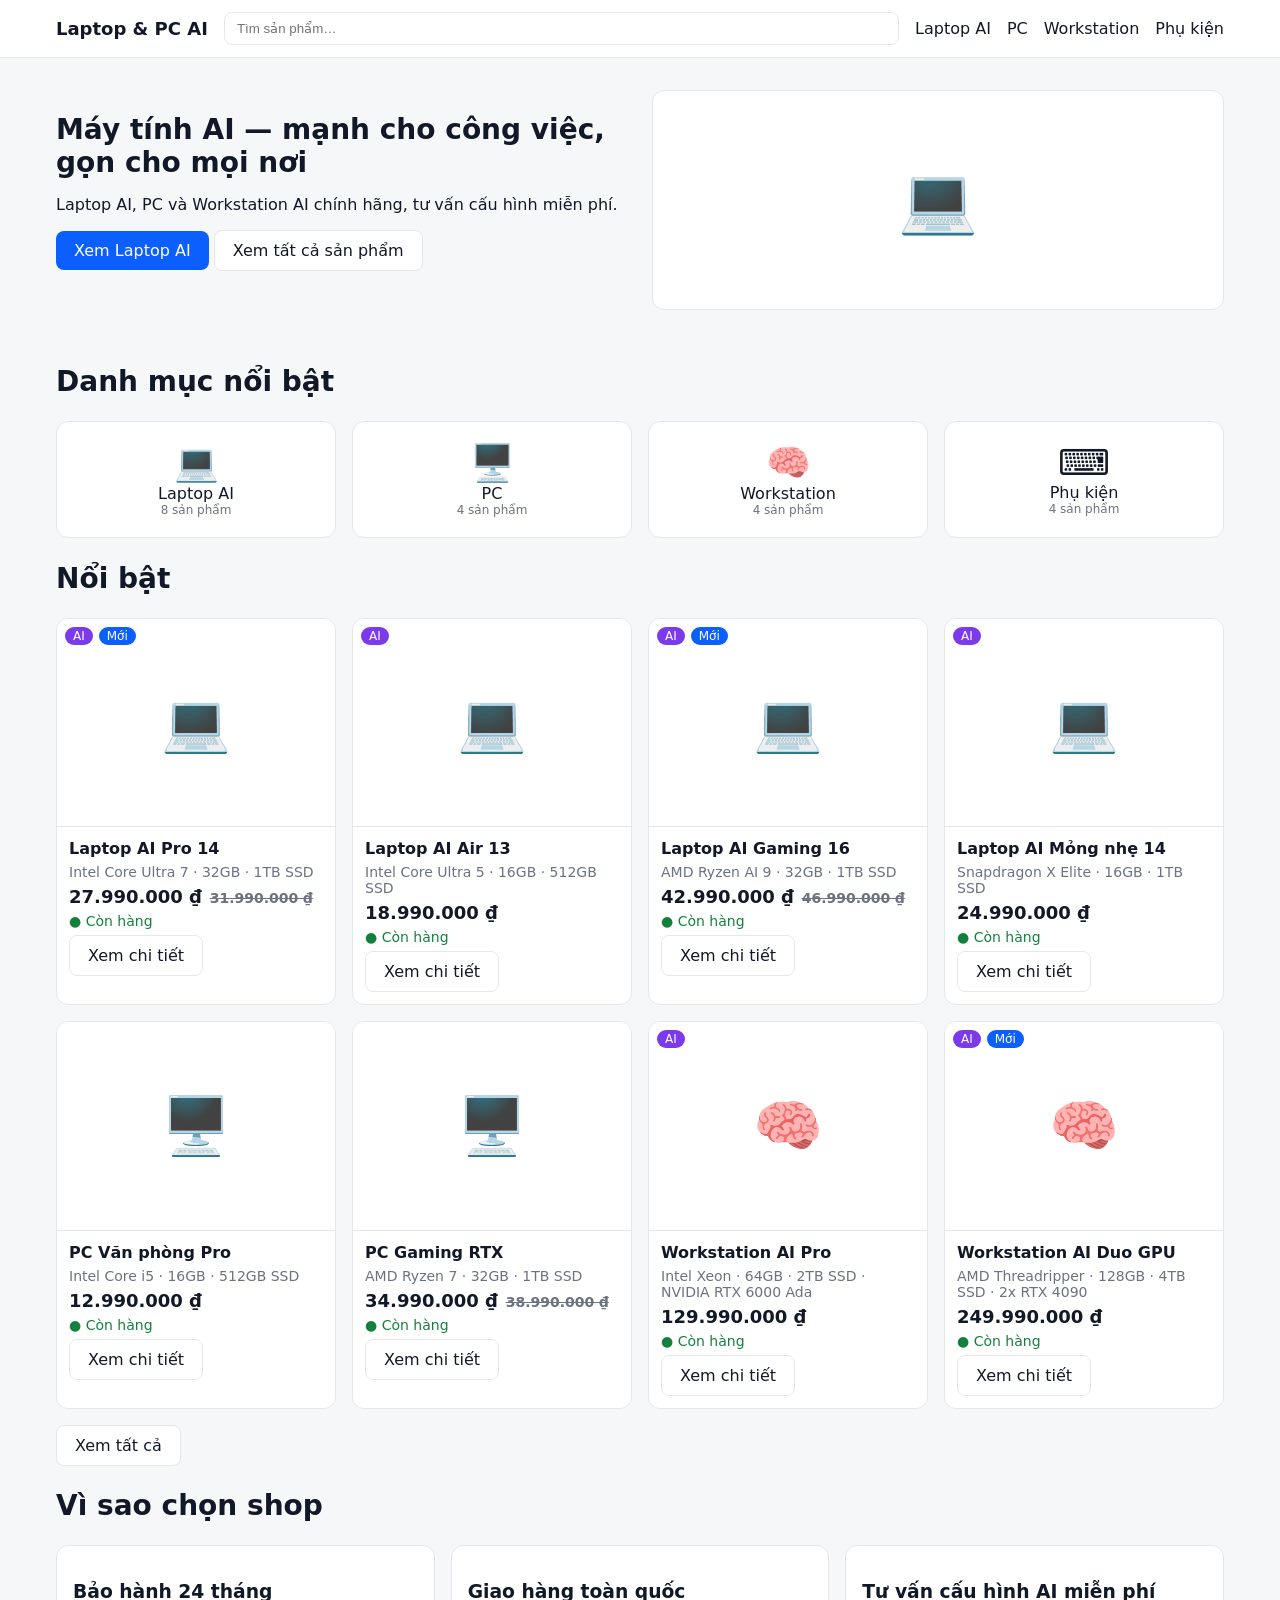
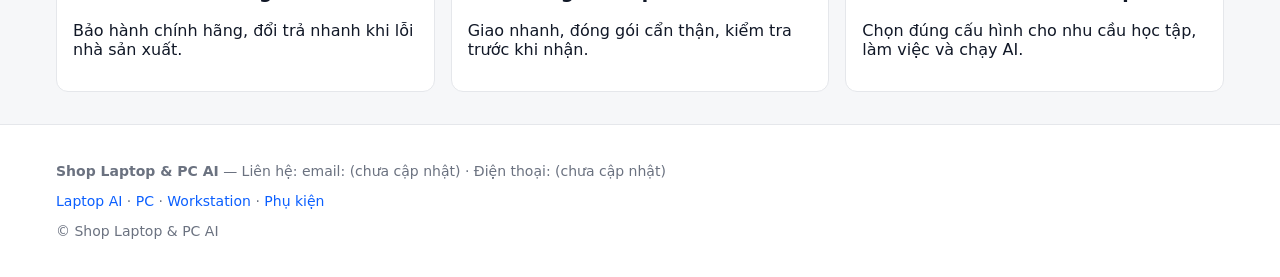
<file: index.html>
<!DOCTYPE html>
<html lang="vi"><head><meta charset="utf-8"><meta name="viewport" content="width=device-width, initial-scale=1">
<title>Shop Laptop &amp; PC AI — Trang chủ</title><link rel="stylesheet" href="assets/styles.css"></head>
<body>
<header class="site"><div class="container"><div class="header-row">
<a class="logo" href="index.html">Laptop &amp; PC AI</a>
<div class="search"><input id="search-input" type="search" placeholder="Tìm sản phẩm…"></div>
<button id="menu-btn" type="button">☰ Menu</button>
<nav class="main"><a href="danh-muc/laptop-ai.html">Laptop AI</a><a href="danh-muc/pc.html">PC</a><a href="danh-muc/workstation.html">Workstation</a><a href="danh-muc/phu-kien.html">Phụ kiện</a></nav>
</div></div></header>
<main class="container">
<section class="hero"><div><h1>Máy tính AI — mạnh cho công việc, gọn cho mọi nơi</h1>
<p>Laptop AI, PC và Workstation AI chính hãng, tư vấn cấu hình miễn phí.</p>
<p><a class="btn" href="danh-muc/laptop-ai.html">Xem Laptop AI</a> <a class="btn secondary" href="danh-muc/laptop-ai.html">Xem tất cả sản phẩm</a></p></div>
<div class="hero-img" aria-label="Ảnh minh họa: laptop mở trên bàn làm việc">💻</div></section>
<section><h2>Danh mục nổi bật</h2><div class="cat-grid">
<a class="cat-tile" href="danh-muc/laptop-ai.html"><div class="icon">💻</div><div>Laptop AI</div><div class="count"></div></a>
<a class="cat-tile" href="danh-muc/pc.html"><div class="icon">🖥️</div><div>PC</div><div class="count"></div></a>
<a class="cat-tile" href="danh-muc/workstation.html"><div class="icon">🧠</div><div>Workstation</div><div class="count"></div></a>
<a class="cat-tile" href="danh-muc/phu-kien.html"><div class="icon">⌨️</div><div>Phụ kiện</div><div class="count"></div></a>
</div></section>
<section><h2>Nổi bật</h2><div id="featured-grid" class="grid home"><div class="skeleton"></div></div>
<p><a class="btn secondary" href="danh-muc/laptop-ai.html">Xem tất cả</a></p></section>
<section><h2>Vì sao chọn shop</h2><div class="why">
<div><h3>Bảo hành 24 tháng</h3><p>Bảo hành chính hãng, đổi trả nhanh khi lỗi nhà sản xuất.</p></div>
<div><h3>Giao hàng toàn quốc</h3><p>Giao nhanh, đóng gói cẩn thận, kiểm tra trước khi nhận.</p></div>
<div><h3>Tư vấn cấu hình AI miễn phí</h3><p>Chọn đúng cấu hình cho nhu cầu học tập, làm việc và chạy AI.</p></div>
</div></section>
</main>
<footer><div class="container"><p><strong>Shop Laptop &amp; PC AI</strong> — Liên hệ: email: (chưa cập nhật) · Điện thoại: (chưa cập nhật)</p>
<p><a href="danh-muc/laptop-ai.html">Laptop AI</a> · <a href="danh-muc/pc.html">PC</a> · <a href="danh-muc/workstation.html">Workstation</a> · <a href="danh-muc/phu-kien.html">Phụ kiện</a></p>
<p>© Shop Laptop &amp; PC AI</p></div></footer>
<script src="assets/data.js"></script><script src="assets/app.js"></script>
</body></html>
</file>
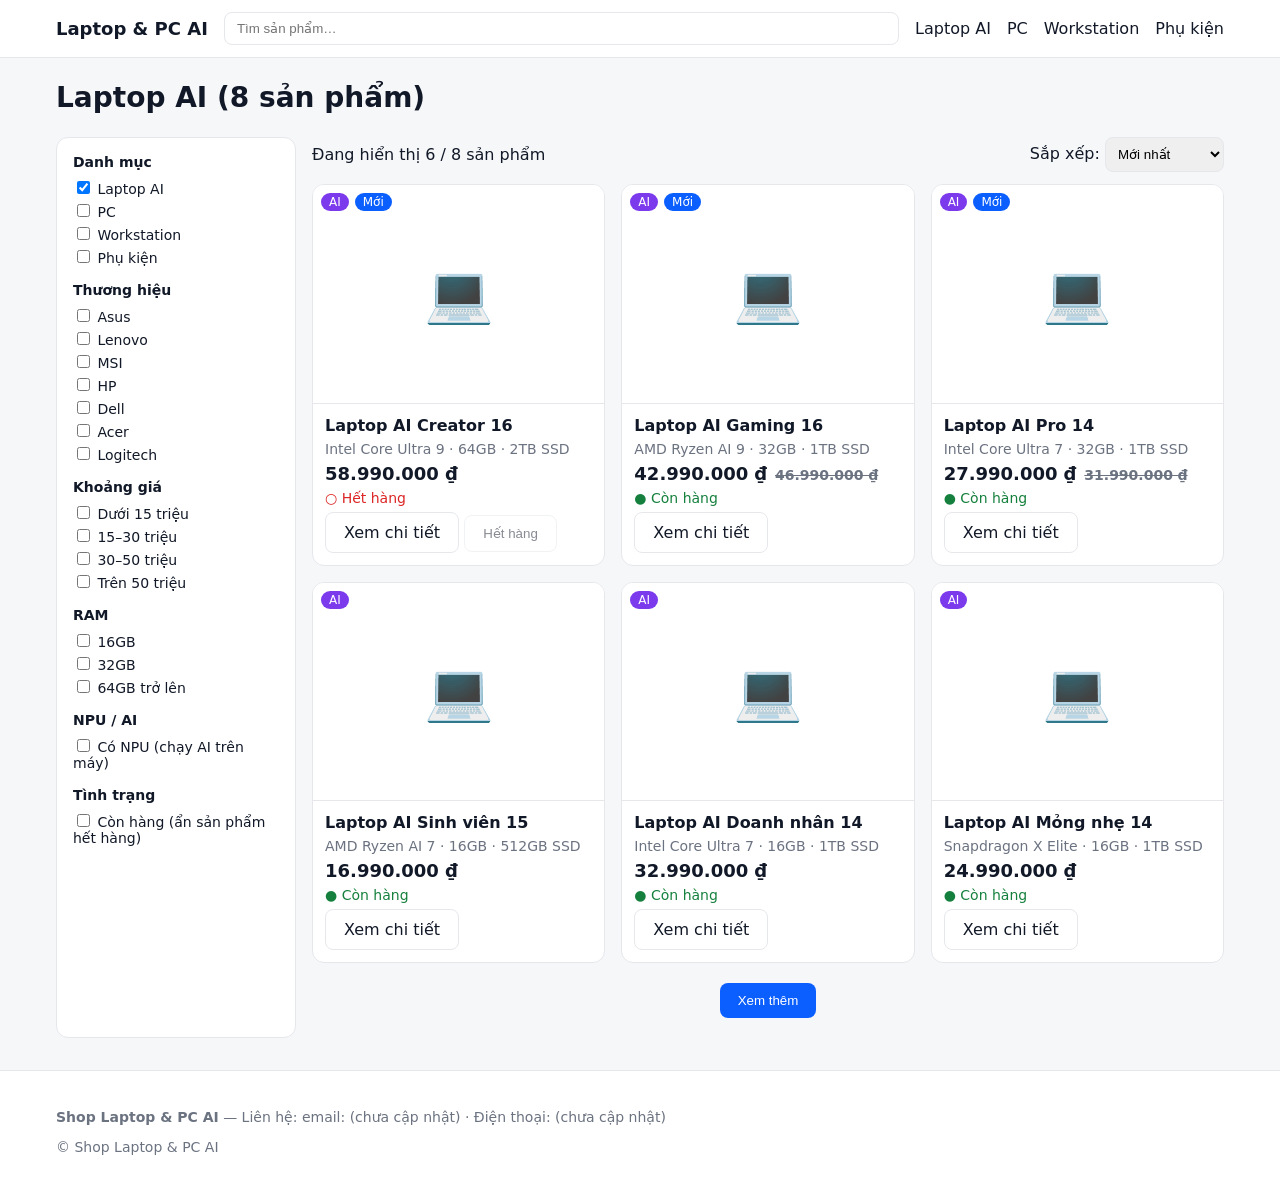
<file: danh-muc/laptop-ai.html>
<!DOCTYPE html>
<html lang="vi"><head><meta charset="utf-8"><meta name="viewport" content="width=device-width, initial-scale=1">
<title>Laptop AI — Shop Laptop &amp; PC AI</title><link rel="stylesheet" href="../assets/styles.css"></head>
<body>
<header class="site"><div class="container"><div class="header-row">
<a class="logo" href="../index.html">Laptop &amp; PC AI</a>
<div class="search"><input id="search-input" type="search" placeholder="Tìm sản phẩm…"></div>
<button id="menu-btn" type="button">☰ Menu</button>
<nav class="main"><a href="laptop-ai.html">Laptop AI</a><a href="pc.html">PC</a><a href="workstation.html">Workstation</a><a href="phu-kien.html">Phụ kiện</a></nav>
</div></div></header>
<main class="container">
<h2>Laptop AI (8 sản phẩm)</h2>
<button id="filter-btn" class="btn" type="button">Lọc</button>
<div class="catalog-layout">
<aside class="filters">
<h3>Danh mục</h3>
<label><input type="checkbox" class="f-cat" value="laptop-ai" checked> Laptop AI</label>
<label><input type="checkbox" class="f-cat" value="pc" > PC</label>
<label><input type="checkbox" class="f-cat" value="workstation" > Workstation</label>
<label><input type="checkbox" class="f-cat" value="phu-kien" > Phụ kiện</label>
<h3>Thương hiệu</h3><div id="brand-filters"></div>
<h3>Khoảng giá</h3>
<label><input type="checkbox" class="f-price" value="lt15"> Dưới 15 triệu</label>
<label><input type="checkbox" class="f-price" value="15-30"> 15–30 triệu</label>
<label><input type="checkbox" class="f-price" value="30-50"> 30–50 triệu</label>
<label><input type="checkbox" class="f-price" value="gt50"> Trên 50 triệu</label>
<h3>RAM</h3>
<label><input type="checkbox" class="f-ram" value="16"> 16GB</label>
<label><input type="checkbox" class="f-ram" value="32"> 32GB</label>
<label><input type="checkbox" class="f-ram" value="64"> 64GB trở lên</label>
<h3>NPU / AI</h3><label><input type="checkbox" id="f-npu"> Có NPU (chạy AI trên máy)</label>
<h3>Tình trạng</h3><label><input type="checkbox" id="f-instock"> Còn hàng (ẩn sản phẩm hết hàng)</label>
<p><button id="clear-filters" class="btn secondary" type="button">Xóa tất cả lọc</button></p>
</aside>
<section>
<div class="toolbar"><span id="shown-count"></span>
<label>Sắp xếp: <select id="sort"><option value="newest">Mới nhất</option><option value="price-asc">Giá tăng dần</option><option value="price-desc">Giá giảm dần</option><option value="name">Tên A–Z</option></select></label></div>
<div id="catalog-grid" class="grid catalog" data-category="laptop-ai"><div class="skeleton"></div></div>
<div id="empty-state" class="empty" style="display:none"><p>Không có sản phẩm phù hợp — thử bỏ bớt bộ lọc</p><button id="empty-clear" class="btn" type="button">Xóa tất cả lọc</button></div>
<div class="loadmore"><button id="load-more" class="btn" type="button">Xem thêm</button></div>
<div id="all-done" class="all-done" style="display:none">Đã hiển thị tất cả sản phẩm</div>
</section>
</div>
</main>
<footer><div class="container"><p><strong>Shop Laptop &amp; PC AI</strong> — Liên hệ: email: (chưa cập nhật) · Điện thoại: (chưa cập nhật)</p>
<p>© Shop Laptop &amp; PC AI</p></div></footer>
<script src="../assets/data.js"></script><script src="../assets/app.js"></script>
</body></html>
</file>
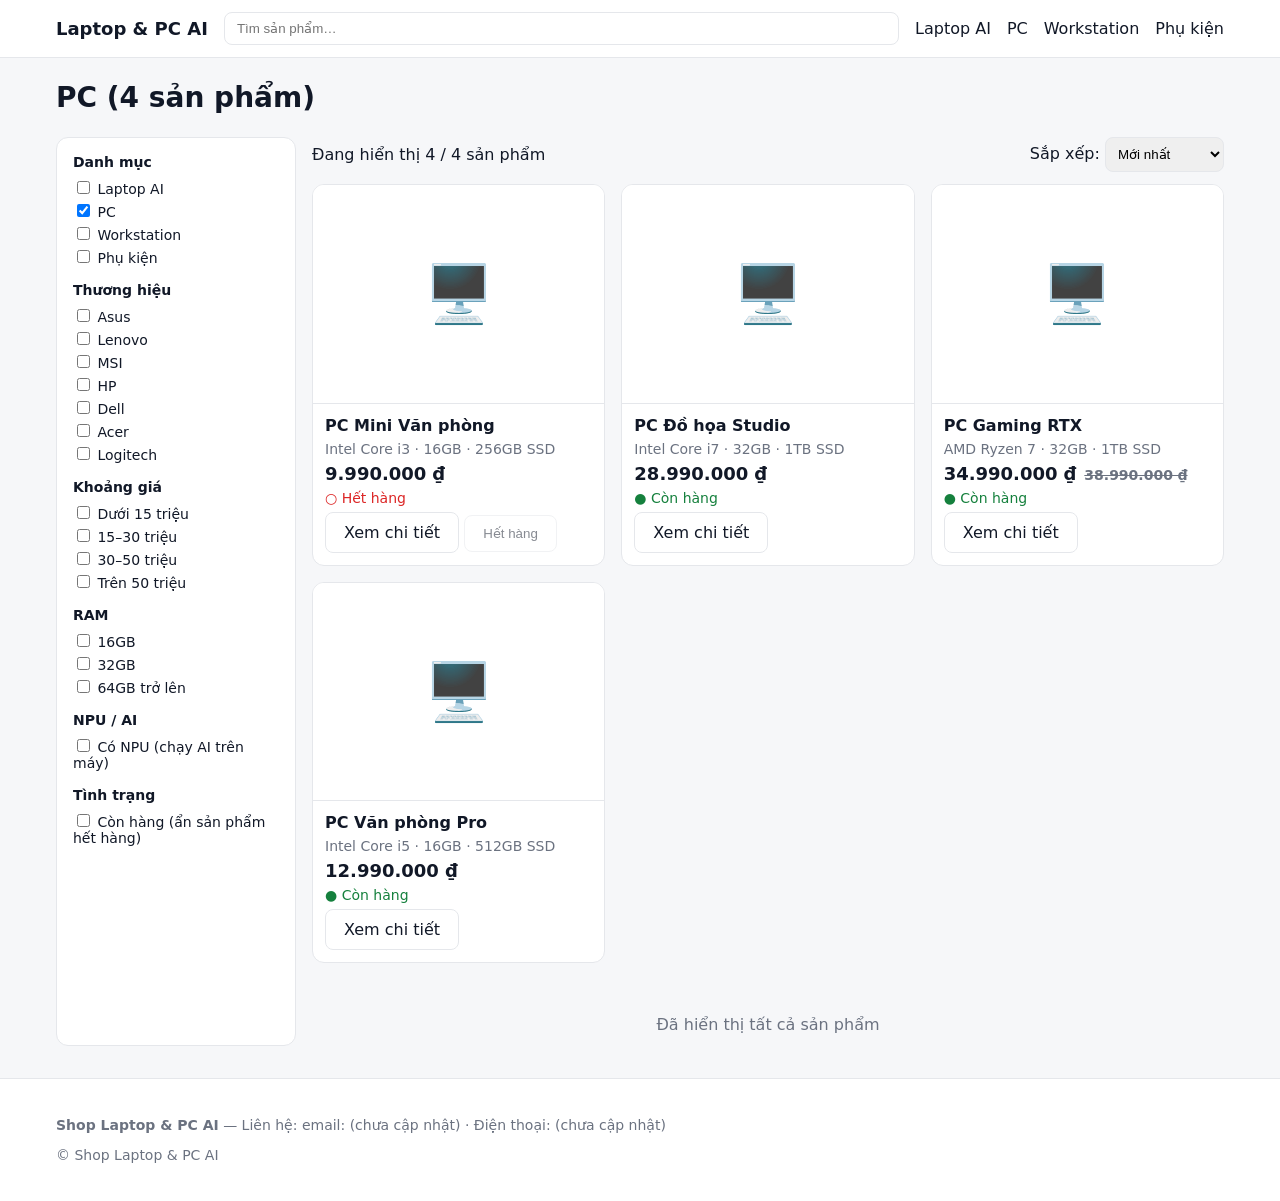
<file: danh-muc/pc.html>
<!DOCTYPE html>
<html lang="vi"><head><meta charset="utf-8"><meta name="viewport" content="width=device-width, initial-scale=1">
<title>PC — Shop Laptop &amp; PC AI</title><link rel="stylesheet" href="../assets/styles.css"></head>
<body>
<header class="site"><div class="container"><div class="header-row">
<a class="logo" href="../index.html">Laptop &amp; PC AI</a>
<div class="search"><input id="search-input" type="search" placeholder="Tìm sản phẩm…"></div>
<button id="menu-btn" type="button">☰ Menu</button>
<nav class="main"><a href="laptop-ai.html">Laptop AI</a><a href="pc.html">PC</a><a href="workstation.html">Workstation</a><a href="phu-kien.html">Phụ kiện</a></nav>
</div></div></header>
<main class="container">
<h2>PC (4 sản phẩm)</h2>
<button id="filter-btn" class="btn" type="button">Lọc</button>
<div class="catalog-layout">
<aside class="filters">
<h3>Danh mục</h3>
<label><input type="checkbox" class="f-cat" value="laptop-ai" > Laptop AI</label>
<label><input type="checkbox" class="f-cat" value="pc" checked> PC</label>
<label><input type="checkbox" class="f-cat" value="workstation" > Workstation</label>
<label><input type="checkbox" class="f-cat" value="phu-kien" > Phụ kiện</label>
<h3>Thương hiệu</h3><div id="brand-filters"></div>
<h3>Khoảng giá</h3>
<label><input type="checkbox" class="f-price" value="lt15"> Dưới 15 triệu</label>
<label><input type="checkbox" class="f-price" value="15-30"> 15–30 triệu</label>
<label><input type="checkbox" class="f-price" value="30-50"> 30–50 triệu</label>
<label><input type="checkbox" class="f-price" value="gt50"> Trên 50 triệu</label>
<h3>RAM</h3>
<label><input type="checkbox" class="f-ram" value="16"> 16GB</label>
<label><input type="checkbox" class="f-ram" value="32"> 32GB</label>
<label><input type="checkbox" class="f-ram" value="64"> 64GB trở lên</label>
<h3>NPU / AI</h3><label><input type="checkbox" id="f-npu"> Có NPU (chạy AI trên máy)</label>
<h3>Tình trạng</h3><label><input type="checkbox" id="f-instock"> Còn hàng (ẩn sản phẩm hết hàng)</label>
<p><button id="clear-filters" class="btn secondary" type="button">Xóa tất cả lọc</button></p>
</aside>
<section>
<div class="toolbar"><span id="shown-count"></span>
<label>Sắp xếp: <select id="sort"><option value="newest">Mới nhất</option><option value="price-asc">Giá tăng dần</option><option value="price-desc">Giá giảm dần</option><option value="name">Tên A–Z</option></select></label></div>
<div id="catalog-grid" class="grid catalog" data-category="pc"><div class="skeleton"></div></div>
<div id="empty-state" class="empty" style="display:none"><p>Không có sản phẩm phù hợp — thử bỏ bớt bộ lọc</p><button id="empty-clear" class="btn" type="button">Xóa tất cả lọc</button></div>
<div class="loadmore"><button id="load-more" class="btn" type="button">Xem thêm</button></div>
<div id="all-done" class="all-done" style="display:none">Đã hiển thị tất cả sản phẩm</div>
</section>
</div>
</main>
<footer><div class="container"><p><strong>Shop Laptop &amp; PC AI</strong> — Liên hệ: email: (chưa cập nhật) · Điện thoại: (chưa cập nhật)</p>
<p>© Shop Laptop &amp; PC AI</p></div></footer>
<script src="../assets/data.js"></script><script src="../assets/app.js"></script>
</body></html>
</file>
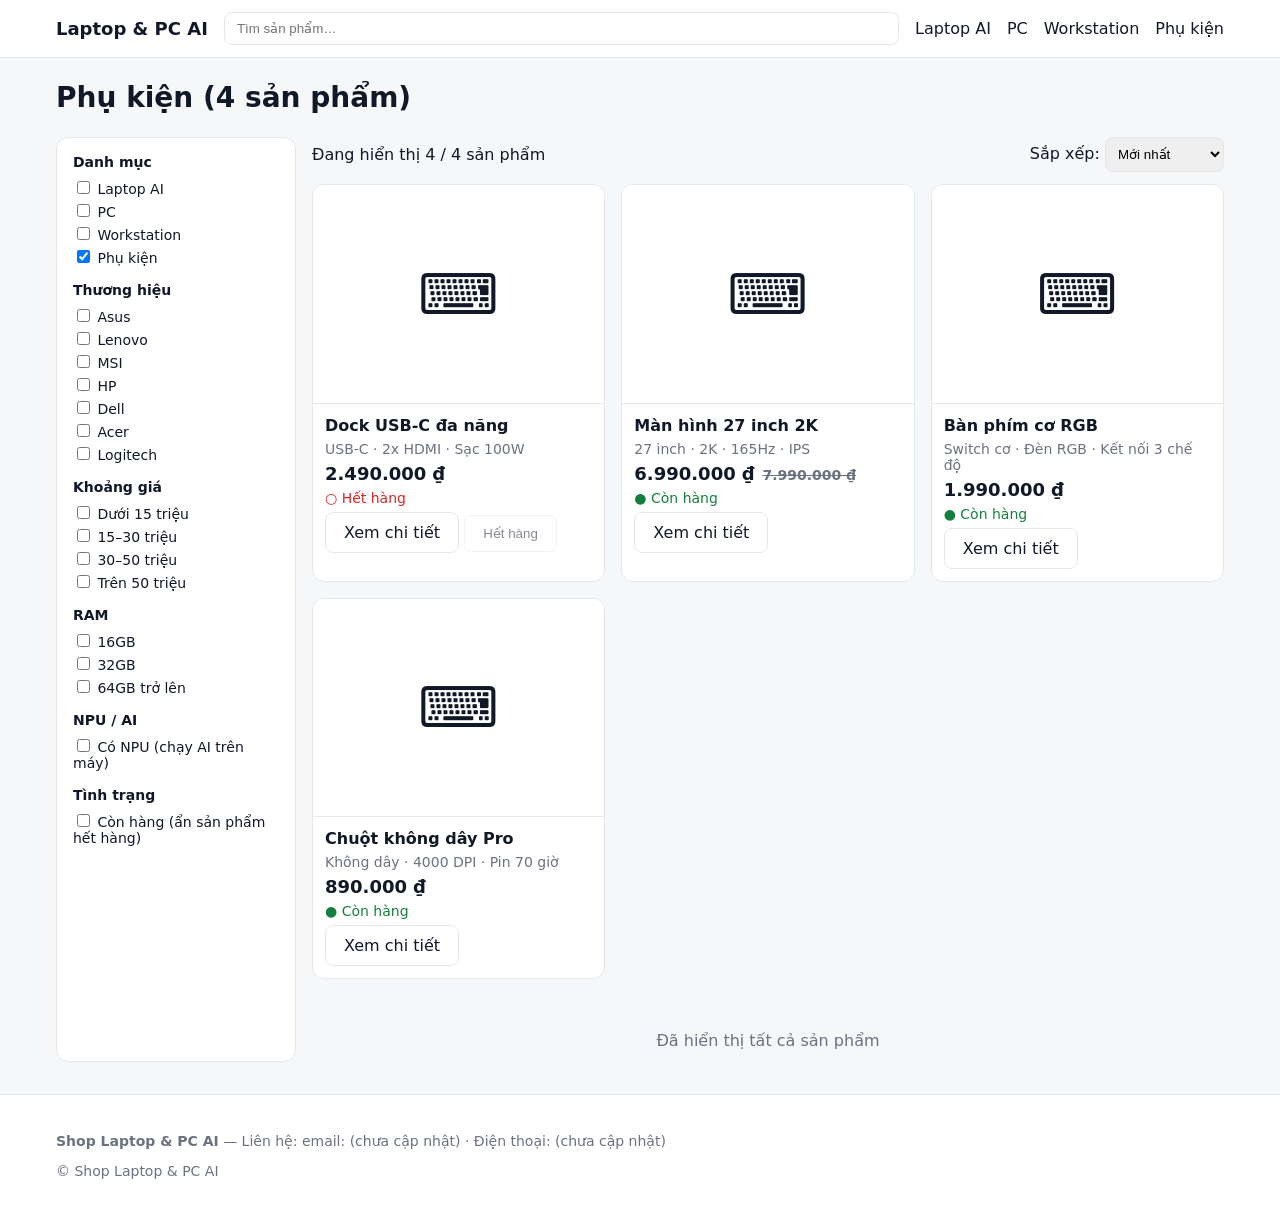
<file: danh-muc/phu-kien.html>
<!DOCTYPE html>
<html lang="vi"><head><meta charset="utf-8"><meta name="viewport" content="width=device-width, initial-scale=1">
<title>Phụ kiện — Shop Laptop &amp; PC AI</title><link rel="stylesheet" href="../assets/styles.css"></head>
<body>
<header class="site"><div class="container"><div class="header-row">
<a class="logo" href="../index.html">Laptop &amp; PC AI</a>
<div class="search"><input id="search-input" type="search" placeholder="Tìm sản phẩm…"></div>
<button id="menu-btn" type="button">☰ Menu</button>
<nav class="main"><a href="laptop-ai.html">Laptop AI</a><a href="pc.html">PC</a><a href="workstation.html">Workstation</a><a href="phu-kien.html">Phụ kiện</a></nav>
</div></div></header>
<main class="container">
<h2>Phụ kiện (4 sản phẩm)</h2>
<button id="filter-btn" class="btn" type="button">Lọc</button>
<div class="catalog-layout">
<aside class="filters">
<h3>Danh mục</h3>
<label><input type="checkbox" class="f-cat" value="laptop-ai" > Laptop AI</label>
<label><input type="checkbox" class="f-cat" value="pc" > PC</label>
<label><input type="checkbox" class="f-cat" value="workstation" > Workstation</label>
<label><input type="checkbox" class="f-cat" value="phu-kien" checked> Phụ kiện</label>
<h3>Thương hiệu</h3><div id="brand-filters"></div>
<h3>Khoảng giá</h3>
<label><input type="checkbox" class="f-price" value="lt15"> Dưới 15 triệu</label>
<label><input type="checkbox" class="f-price" value="15-30"> 15–30 triệu</label>
<label><input type="checkbox" class="f-price" value="30-50"> 30–50 triệu</label>
<label><input type="checkbox" class="f-price" value="gt50"> Trên 50 triệu</label>
<h3>RAM</h3>
<label><input type="checkbox" class="f-ram" value="16"> 16GB</label>
<label><input type="checkbox" class="f-ram" value="32"> 32GB</label>
<label><input type="checkbox" class="f-ram" value="64"> 64GB trở lên</label>
<h3>NPU / AI</h3><label><input type="checkbox" id="f-npu"> Có NPU (chạy AI trên máy)</label>
<h3>Tình trạng</h3><label><input type="checkbox" id="f-instock"> Còn hàng (ẩn sản phẩm hết hàng)</label>
<p><button id="clear-filters" class="btn secondary" type="button">Xóa tất cả lọc</button></p>
</aside>
<section>
<div class="toolbar"><span id="shown-count"></span>
<label>Sắp xếp: <select id="sort"><option value="newest">Mới nhất</option><option value="price-asc">Giá tăng dần</option><option value="price-desc">Giá giảm dần</option><option value="name">Tên A–Z</option></select></label></div>
<div id="catalog-grid" class="grid catalog" data-category="phu-kien"><div class="skeleton"></div></div>
<div id="empty-state" class="empty" style="display:none"><p>Không có sản phẩm phù hợp — thử bỏ bớt bộ lọc</p><button id="empty-clear" class="btn" type="button">Xóa tất cả lọc</button></div>
<div class="loadmore"><button id="load-more" class="btn" type="button">Xem thêm</button></div>
<div id="all-done" class="all-done" style="display:none">Đã hiển thị tất cả sản phẩm</div>
</section>
</div>
</main>
<footer><div class="container"><p><strong>Shop Laptop &amp; PC AI</strong> — Liên hệ: email: (chưa cập nhật) · Điện thoại: (chưa cập nhật)</p>
<p>© Shop Laptop &amp; PC AI</p></div></footer>
<script src="../assets/data.js"></script><script src="../assets/app.js"></script>
</body></html>
</file>
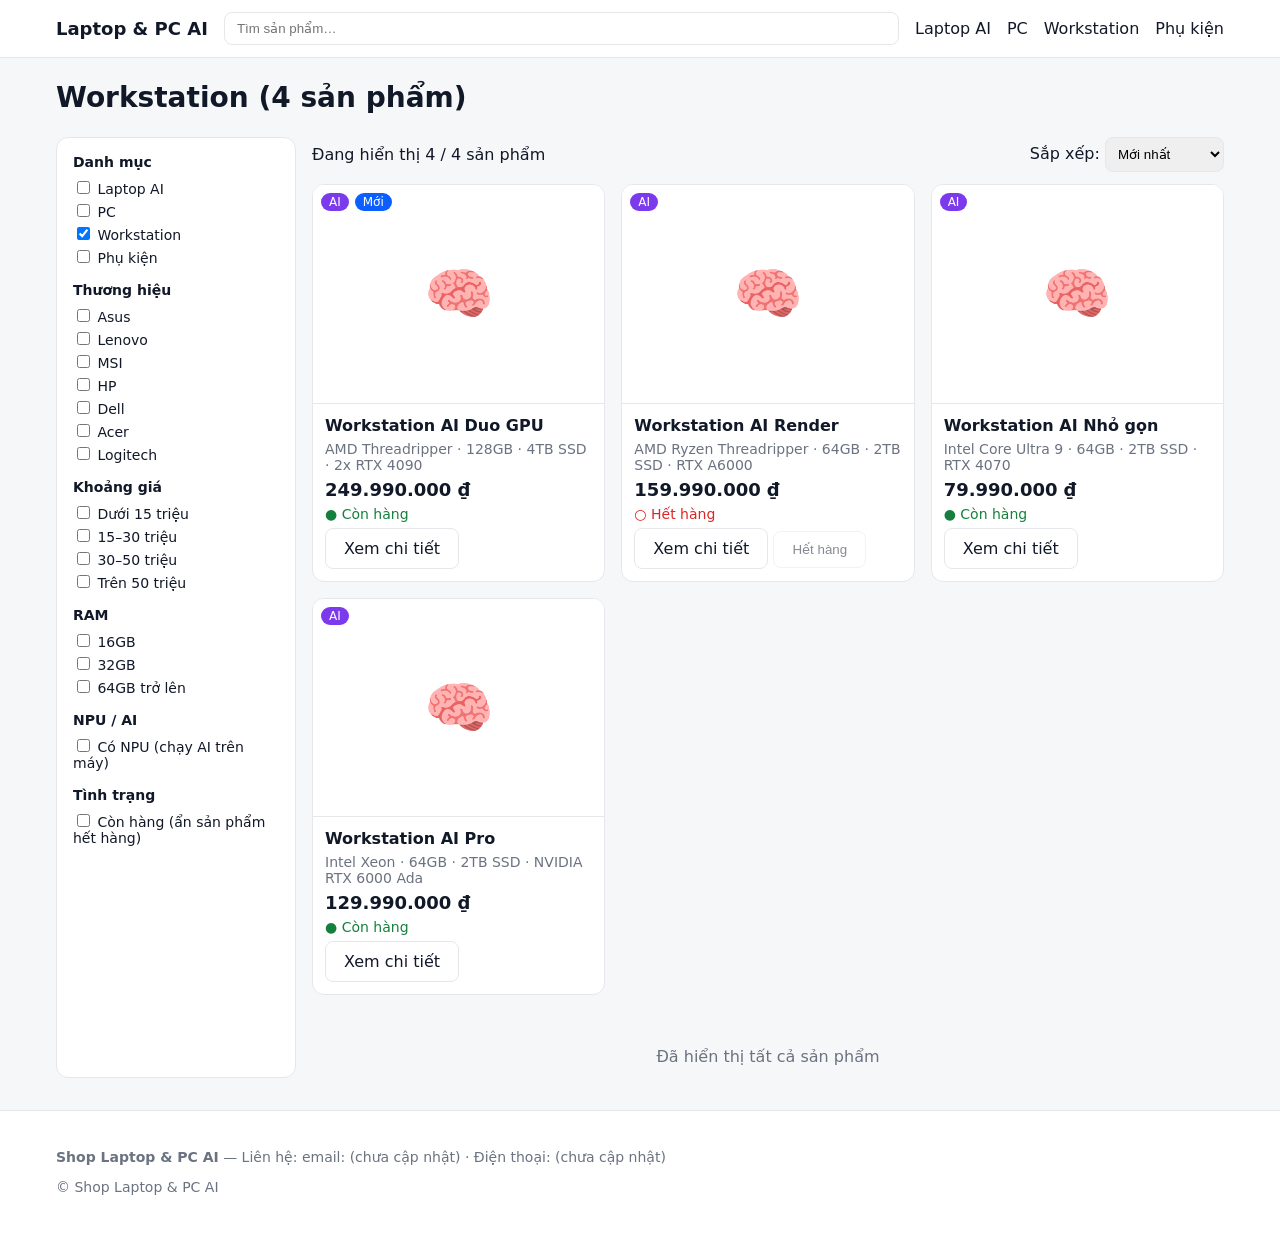
<file: danh-muc/workstation.html>
<!DOCTYPE html>
<html lang="vi"><head><meta charset="utf-8"><meta name="viewport" content="width=device-width, initial-scale=1">
<title>Workstation — Shop Laptop &amp; PC AI</title><link rel="stylesheet" href="../assets/styles.css"></head>
<body>
<header class="site"><div class="container"><div class="header-row">
<a class="logo" href="../index.html">Laptop &amp; PC AI</a>
<div class="search"><input id="search-input" type="search" placeholder="Tìm sản phẩm…"></div>
<button id="menu-btn" type="button">☰ Menu</button>
<nav class="main"><a href="laptop-ai.html">Laptop AI</a><a href="pc.html">PC</a><a href="workstation.html">Workstation</a><a href="phu-kien.html">Phụ kiện</a></nav>
</div></div></header>
<main class="container">
<h2>Workstation (4 sản phẩm)</h2>
<button id="filter-btn" class="btn" type="button">Lọc</button>
<div class="catalog-layout">
<aside class="filters">
<h3>Danh mục</h3>
<label><input type="checkbox" class="f-cat" value="laptop-ai" > Laptop AI</label>
<label><input type="checkbox" class="f-cat" value="pc" > PC</label>
<label><input type="checkbox" class="f-cat" value="workstation" checked> Workstation</label>
<label><input type="checkbox" class="f-cat" value="phu-kien" > Phụ kiện</label>
<h3>Thương hiệu</h3><div id="brand-filters"></div>
<h3>Khoảng giá</h3>
<label><input type="checkbox" class="f-price" value="lt15"> Dưới 15 triệu</label>
<label><input type="checkbox" class="f-price" value="15-30"> 15–30 triệu</label>
<label><input type="checkbox" class="f-price" value="30-50"> 30–50 triệu</label>
<label><input type="checkbox" class="f-price" value="gt50"> Trên 50 triệu</label>
<h3>RAM</h3>
<label><input type="checkbox" class="f-ram" value="16"> 16GB</label>
<label><input type="checkbox" class="f-ram" value="32"> 32GB</label>
<label><input type="checkbox" class="f-ram" value="64"> 64GB trở lên</label>
<h3>NPU / AI</h3><label><input type="checkbox" id="f-npu"> Có NPU (chạy AI trên máy)</label>
<h3>Tình trạng</h3><label><input type="checkbox" id="f-instock"> Còn hàng (ẩn sản phẩm hết hàng)</label>
<p><button id="clear-filters" class="btn secondary" type="button">Xóa tất cả lọc</button></p>
</aside>
<section>
<div class="toolbar"><span id="shown-count"></span>
<label>Sắp xếp: <select id="sort"><option value="newest">Mới nhất</option><option value="price-asc">Giá tăng dần</option><option value="price-desc">Giá giảm dần</option><option value="name">Tên A–Z</option></select></label></div>
<div id="catalog-grid" class="grid catalog" data-category="workstation"><div class="skeleton"></div></div>
<div id="empty-state" class="empty" style="display:none"><p>Không có sản phẩm phù hợp — thử bỏ bớt bộ lọc</p><button id="empty-clear" class="btn" type="button">Xóa tất cả lọc</button></div>
<div class="loadmore"><button id="load-more" class="btn" type="button">Xem thêm</button></div>
<div id="all-done" class="all-done" style="display:none">Đã hiển thị tất cả sản phẩm</div>
</section>
</div>
</main>
<footer><div class="container"><p><strong>Shop Laptop &amp; PC AI</strong> — Liên hệ: email: (chưa cập nhật) · Điện thoại: (chưa cập nhật)</p>
<p>© Shop Laptop &amp; PC AI</p></div></footer>
<script src="../assets/data.js"></script><script src="../assets/app.js"></script>
</body></html>
</file>
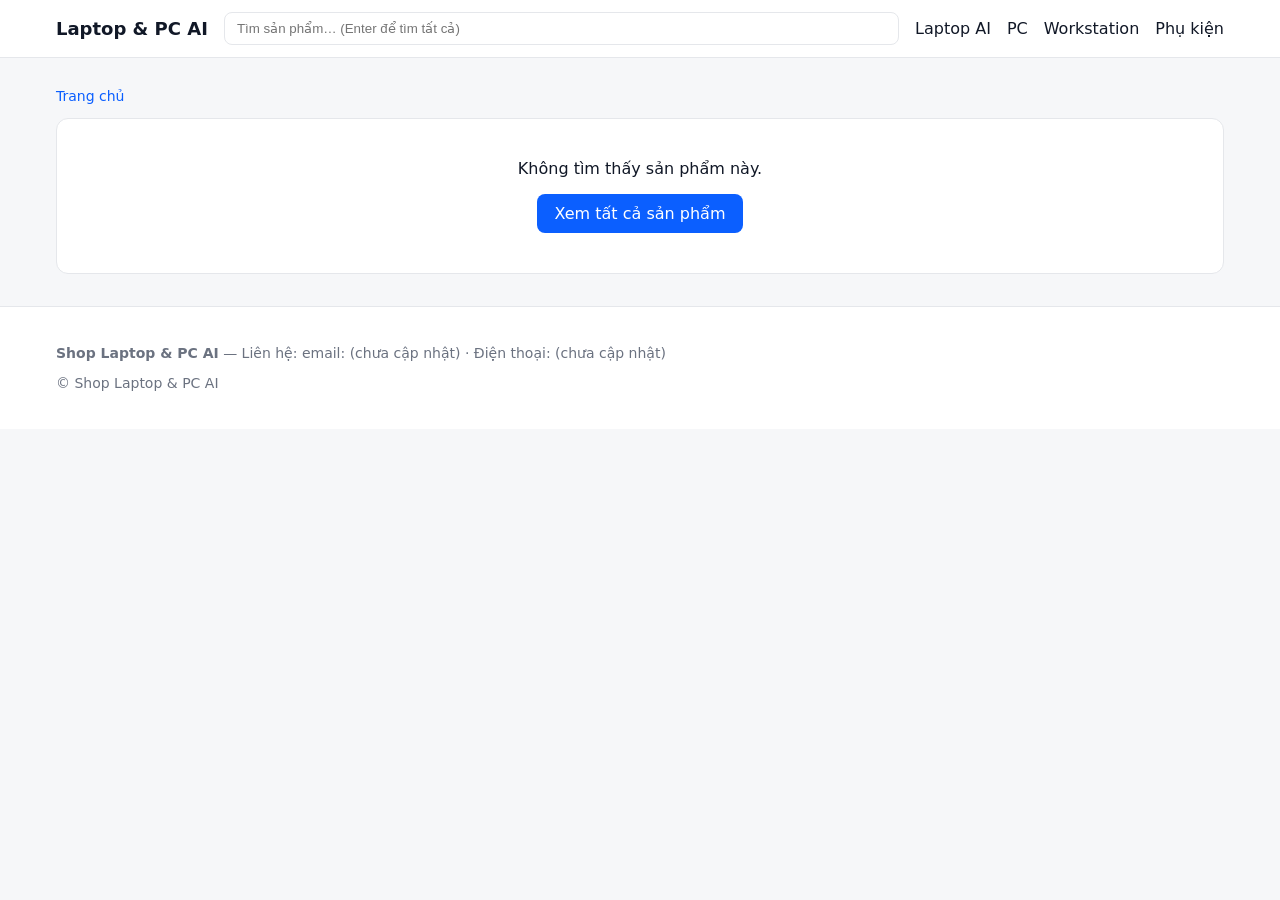
<file: san-pham/chi-tiet.html>
<!DOCTYPE html>
<html lang="vi"><head><meta charset="utf-8"><meta name="viewport" content="width=device-width, initial-scale=1">
<title>Chi tiết sản phẩm — Shop Laptop &amp; PC AI</title><link rel="stylesheet" href="../assets/styles.css"></head>
<body>
<header class="site"><div class="container"><div class="header-row">
<a class="logo" href="../index.html">Laptop &amp; PC AI</a>
<div class="search"><input id="search-input" type="search" placeholder="Tìm sản phẩm… (Enter để tìm tất cả)"></div>
<button id="menu-btn" type="button">☰ Menu</button>
<nav class="main"><a href="../danh-muc/laptop-ai.html">Laptop AI</a><a href="../danh-muc/pc.html">PC</a><a href="../danh-muc/workstation.html">Workstation</a><a href="../danh-muc/phu-kien.html">Phụ kiện</a></nav>
</div></div></header>
<main class="container">
<p class="breadcrumb"><a href="../index.html">Trang chủ</a> <span id="crumb-cat"></span></p>
<div id="detail"><div class="skeleton"></div></div>
<div id="not-found" class="empty" style="display:none"><p>Không tìm thấy sản phẩm này.</p><p><a class="btn" href="../danh-muc/laptop-ai.html">Xem tất cả sản phẩm</a></p></div>
<section id="related-wrap" style="display:none"><h2>Sản phẩm cùng danh mục</h2><div id="related-grid" class="grid home"></div></section>
</main>
<footer><div class="container"><p><strong>Shop Laptop &amp; PC AI</strong> — Liên hệ: email: (chưa cập nhật) · Điện thoại: (chưa cập nhật)</p>
<p>© Shop Laptop &amp; PC AI</p></div></footer>
<script src="../assets/data.js"></script><script src="../assets/app.js"></script>
</body></html>
</file>
<file: assets/styles.css>
:root{--color-bg:#F6F7F9;--color-surface:#FFFFFF;--color-primary:#0B5FFF;--color-primary-dark:#0847C2;--color-text:#111827;--color-text-muted:#6B7280;--color-border:#E5E7EB;--color-success:#15803D;--color-danger:#DC2626;--color-badge-ai:#7C3AED}
*{box-sizing:border-box}body{margin:0;font-family:system-ui,-apple-system,"Segoe UI",Roboto,sans-serif;background:var(--color-bg);color:var(--color-text)}
a{color:var(--color-primary);text-decoration:none}.container{max-width:1200px;margin:0 auto;padding:0 16px}
header.site{position:sticky;top:0;background:var(--color-surface);border-bottom:1px solid var(--color-border);z-index:10}
.header-row{display:flex;align-items:center;gap:16px;flex-wrap:wrap;padding:12px 0}
.logo{font-weight:700;font-size:18px;color:var(--color-text);white-space:nowrap}
.search{flex:1;min-width:180px}.search input{width:100%;padding:8px 12px;border:1px solid var(--color-border);border-radius:8px}
nav.main{display:flex;gap:16px;flex-wrap:wrap}nav.main a{color:var(--color-text)}nav.main a:hover{color:var(--color-primary)}
#menu-btn{display:none;background:var(--color-primary);color:#fff;border:0;border-radius:8px;padding:8px 12px;cursor:pointer}
@media(max-width:1023px){#menu-btn{display:block}nav.main{display:none;width:100%;flex-direction:column}nav.main.open{display:flex}.search{order:3;width:100%}}
.hero{display:grid;gap:24px;align-items:center;padding:32px 0}
@media(min-width:1024px){.hero{grid-template-columns:1fr 1fr}}
.hero h1{font-size:22px;margin:0 0 12px}@media(min-width:1024px){.hero h1{font-size:28px}}
.hero-img{background:var(--color-surface);border:1px solid var(--color-border);border-radius:12px;min-height:220px;display:flex;align-items:center;justify-content:center;font-size:64px}
.btn{display:inline-block;background:var(--color-primary);color:#fff;padding:10px 18px;border-radius:8px;border:0;cursor:pointer}.btn:hover{background:var(--color-primary-dark)}.btn.secondary{background:var(--color-surface);color:var(--color-text);border:1px solid var(--color-border)}.btn:disabled{opacity:.5;cursor:not-allowed}
h2{font-size:22px}@media(min-width:1024px){h2{font-size:28px}}
.cat-grid{display:grid;grid-template-columns:repeat(2,1fr);gap:16px}@media(min-width:1024px){.cat-grid{grid-template-columns:repeat(4,1fr)}}
.cat-tile{background:var(--color-surface);border:1px solid var(--color-border);border-radius:12px;padding:20px;text-align:center;color:var(--color-text)}
.cat-tile .icon{font-size:36px}.cat-tile .count{font-size:12px;color:var(--color-text-muted)}
.grid{display:grid;grid-template-columns:repeat(2,1fr);gap:16px}
@media(min-width:1024px){.grid.home{grid-template-columns:repeat(4,1fr)}.grid.catalog{grid-template-columns:repeat(3,1fr)}}
.card{background:var(--color-surface);border:1px solid var(--color-border);border-radius:12px;overflow:hidden;display:flex;flex-direction:column}
.card-img{position:relative;aspect-ratio:4/3;background:#fff;border-bottom:1px solid var(--color-border);display:flex;align-items:center;justify-content:center;font-size:56px}
.badges{position:absolute;top:8px;left:8px;display:flex;gap:6px}.badge{font-size:12px;color:#fff;padding:2px 8px;border-radius:999px}.badge.ai{background:var(--color-badge-ai)}.badge.new{background:var(--color-primary)}
.card-body{padding:12px;display:flex;flex-direction:column;gap:6px;flex:1}
.card-name{font-size:16px;font-weight:600;display:-webkit-box;-webkit-line-clamp:2;-webkit-box-orient:vertical;overflow:hidden}
.card-spec{font-size:14px;color:var(--color-text-muted)}
.price{font-size:18px;font-weight:700}.old{font-size:14px;color:var(--color-text-muted);text-decoration:line-through;margin-left:8px}
.in{font-size:14px;color:var(--color-success)}.out{font-size:14px;color:var(--color-danger)}
.why{display:grid;gap:16px}@media(min-width:1024px){.why{grid-template-columns:repeat(3,1fr)}}
.why div{background:var(--color-surface);border:1px solid var(--color-border);border-radius:12px;padding:16px}
footer{margin-top:32px;border-top:1px solid var(--color-border);background:var(--color-surface);padding:24px 0;font-size:14px;color:var(--color-text-muted)}
/* Catalog layout */
.catalog-layout{display:grid;gap:16px}@media(min-width:1024px){.catalog-layout{grid-template-columns:240px 1fr}}
.filters{background:var(--color-surface);border:1px solid var(--color-border);border-radius:12px;padding:16px}
.filters h3{font-size:14px;margin:16px 0 8px}.filters h3:first-child{margin-top:0}
.filters label{display:block;font-size:14px;margin:4px 0}
#filter-btn{display:none;margin-bottom:12px}@media(max-width:1023px){#filter-btn{display:inline-block}.filters{display:none}.filters.open{display:block}}
.toolbar{display:flex;justify-content:space-between;align-items:center;gap:12px;margin-bottom:12px;flex-wrap:wrap}
.toolbar select{padding:8px;border:1px solid var(--color-border);border-radius:8px}
.empty{background:var(--color-surface);border:1px solid var(--color-border);border-radius:12px;padding:24px;text-align:center}
.loadmore{text-align:center;padding:20px 0}.all-done{text-align:center;color:var(--color-text-muted);padding:12px 0}
.skeleton{height:200px;background:var(--color-border);border-radius:12px}

/* Trang chi tiet */
.breadcrumb{font-size:14px;color:var(--color-text-muted);padding:16px 0 0}
.detail-layout{display:grid;gap:24px;padding:24px 0}
@media(min-width:1024px){.detail-layout{grid-template-columns:1fr 1fr}}
.detail-img{position:relative;background:var(--color-surface);border:1px solid var(--color-border);border-radius:12px;min-height:320px;display:flex;align-items:center;justify-content:center;font-size:96px}
.spec-table{width:100%;border-collapse:collapse;margin-top:16px;font-size:14px}
.spec-table caption{text-align:left;font-weight:700;padding:8px 0}
.spec-table th,.spec-table td{border:1px solid var(--color-border);padding:8px 12px;text-align:left}
.spec-table th{background:var(--color-bg);width:40%}

/* Ghi chú + làm nổi bật khối liên hệ khi bấm "Liên hệ đặt hàng" */
.order-note{margin-top:10px;color:var(--color-text-muted)}
.contact-flash{outline:3px solid var(--color-primary);outline-offset:4px}
</file>
